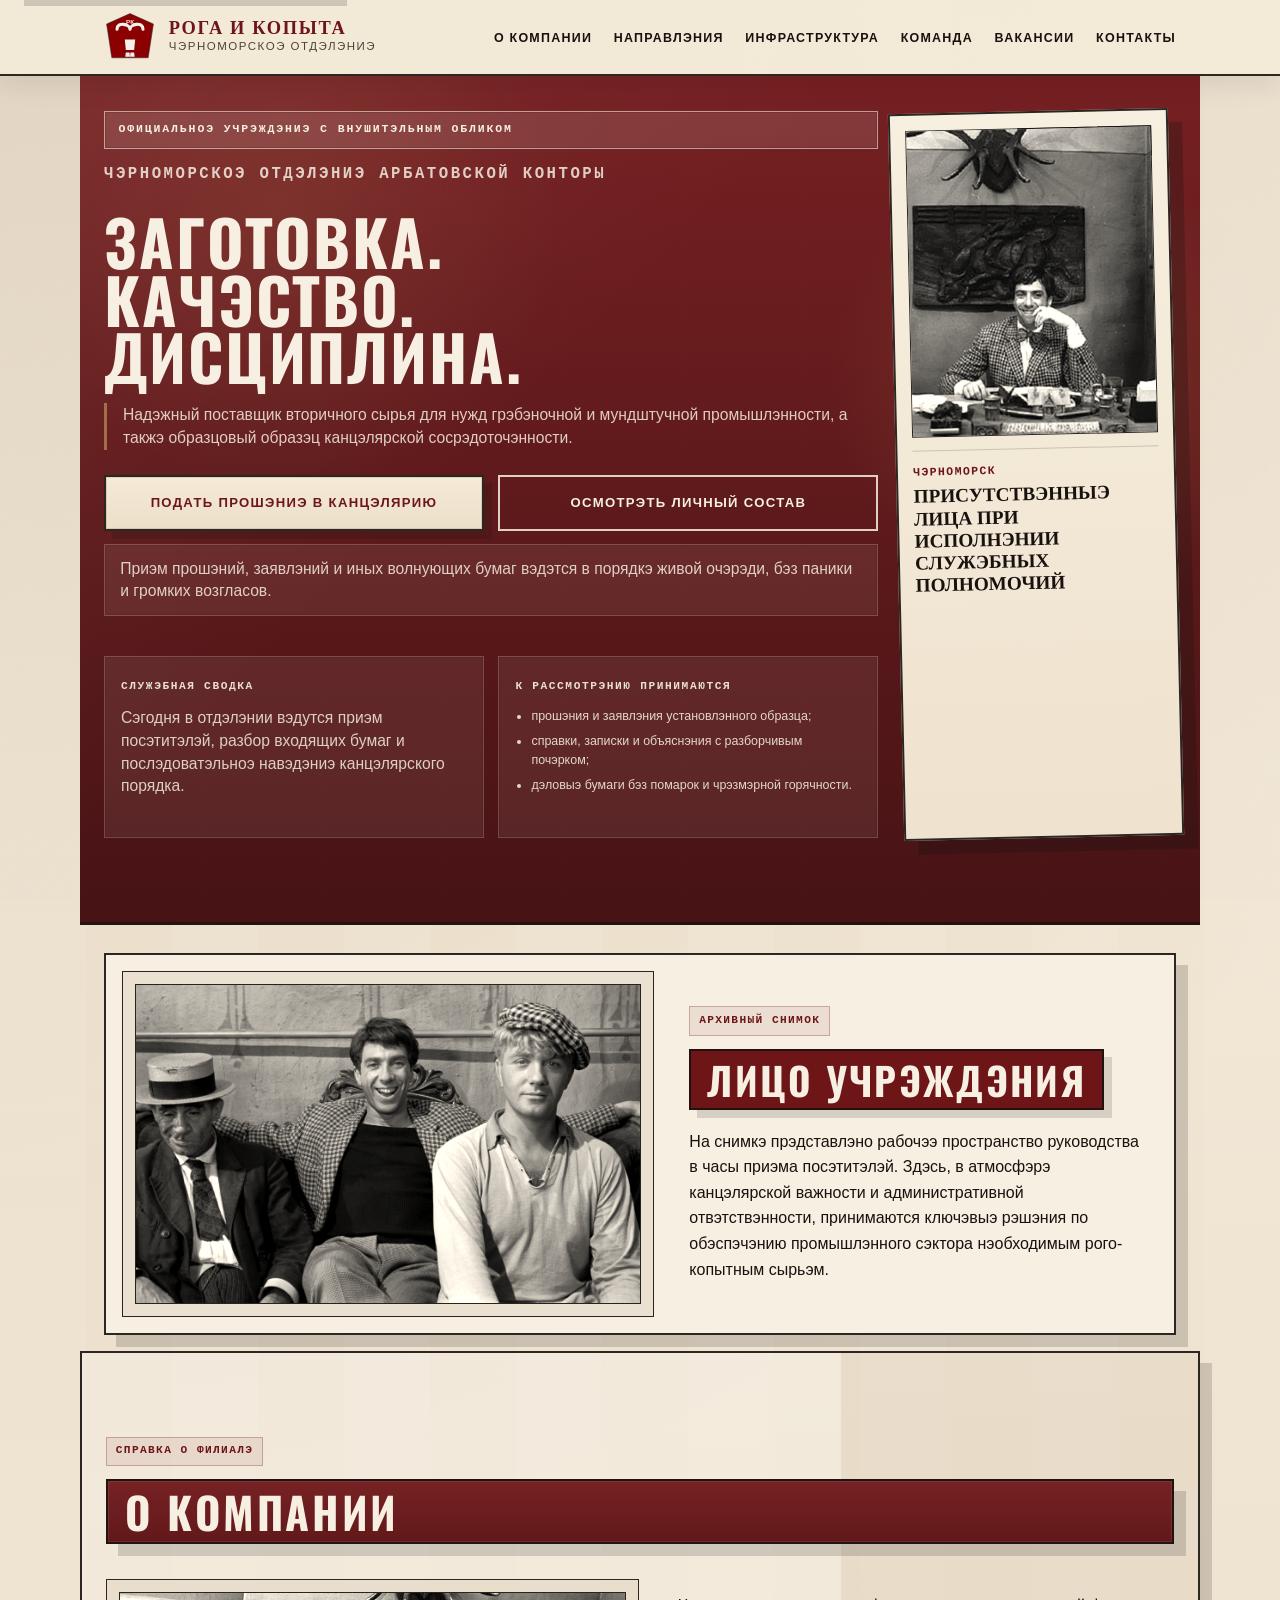
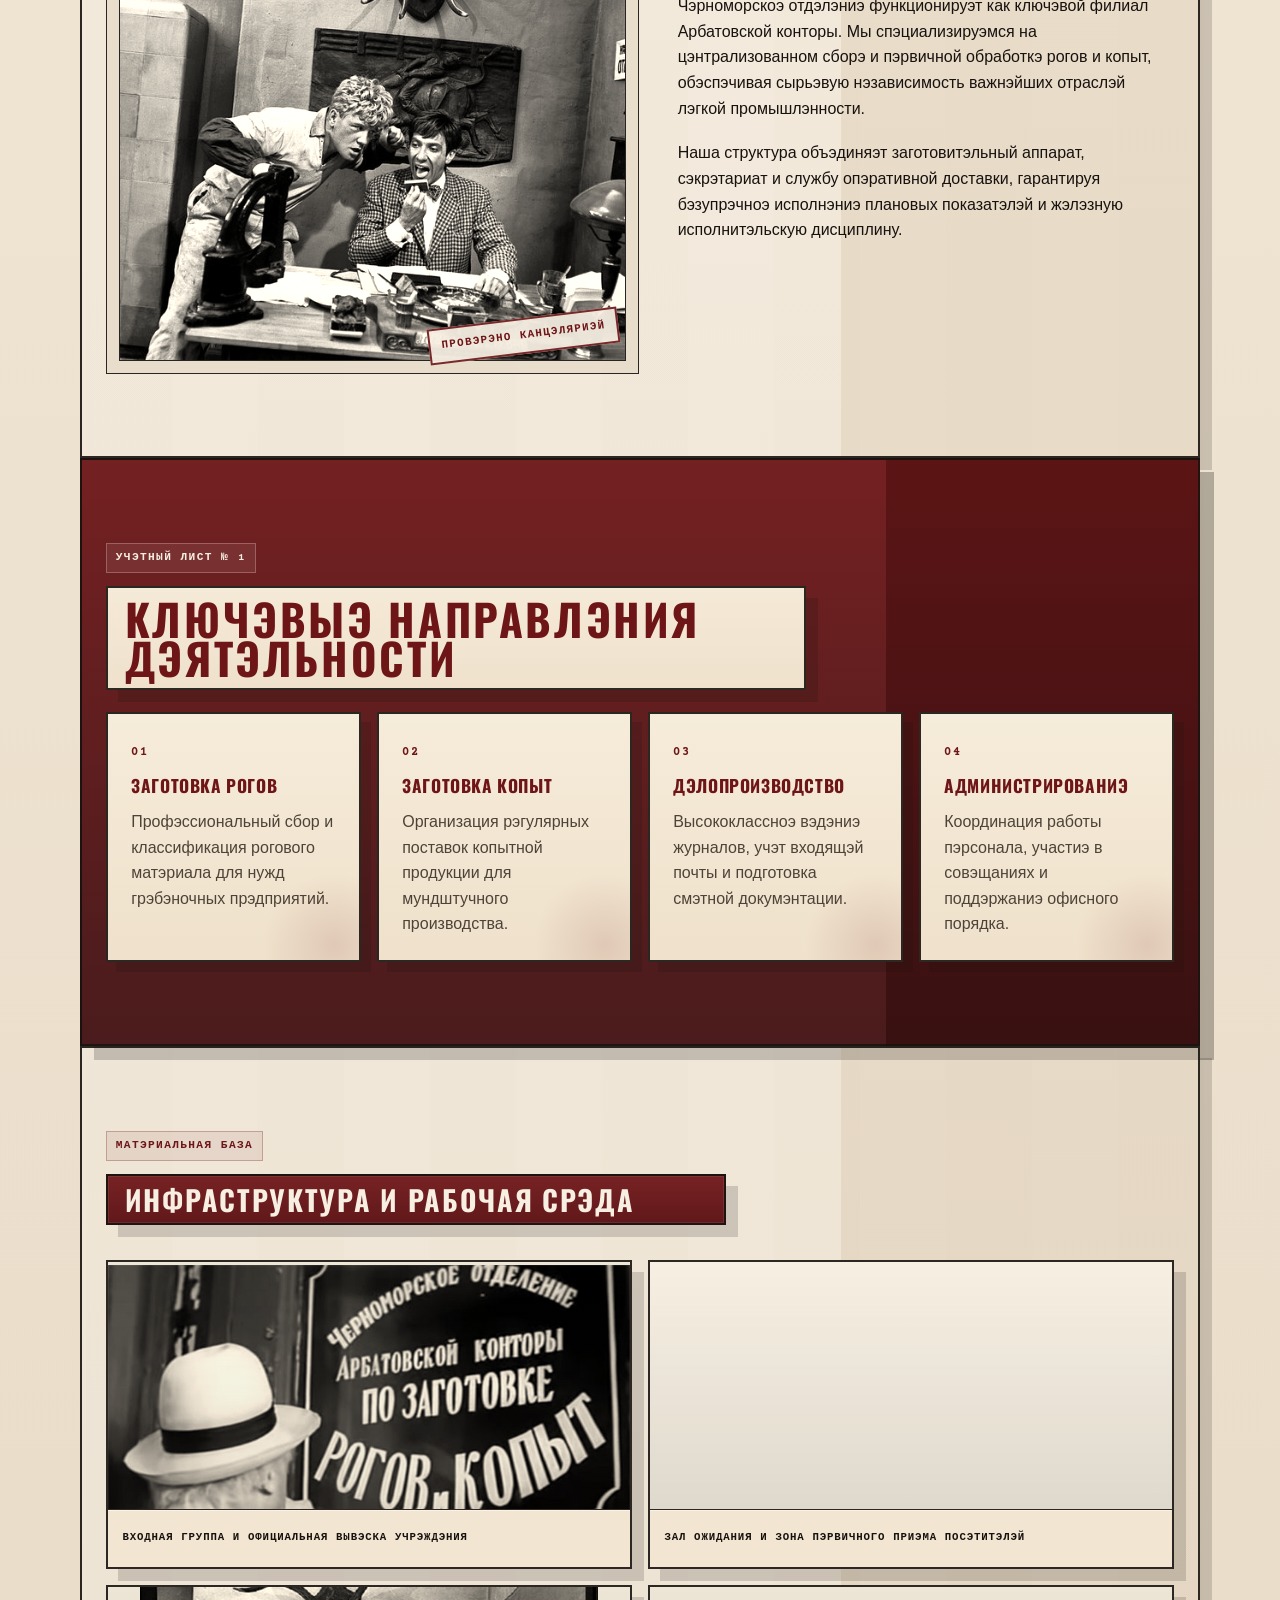
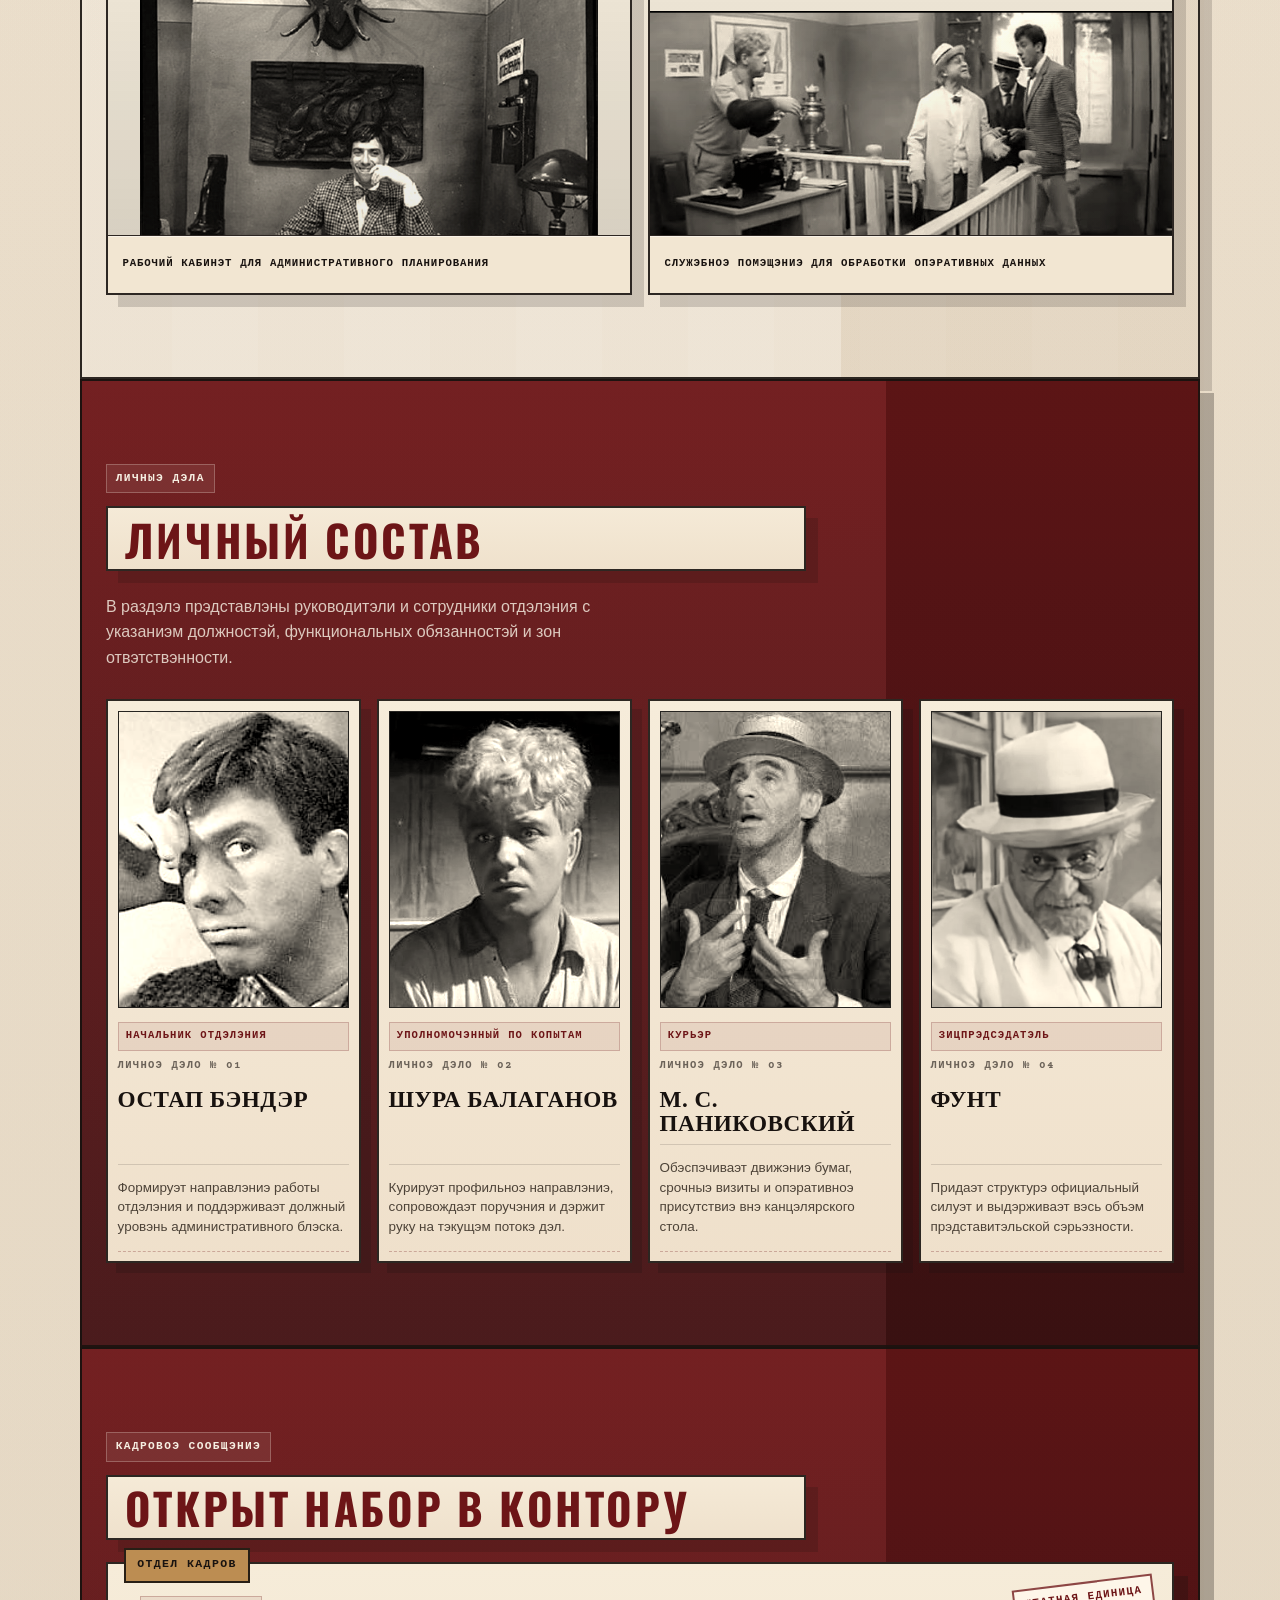
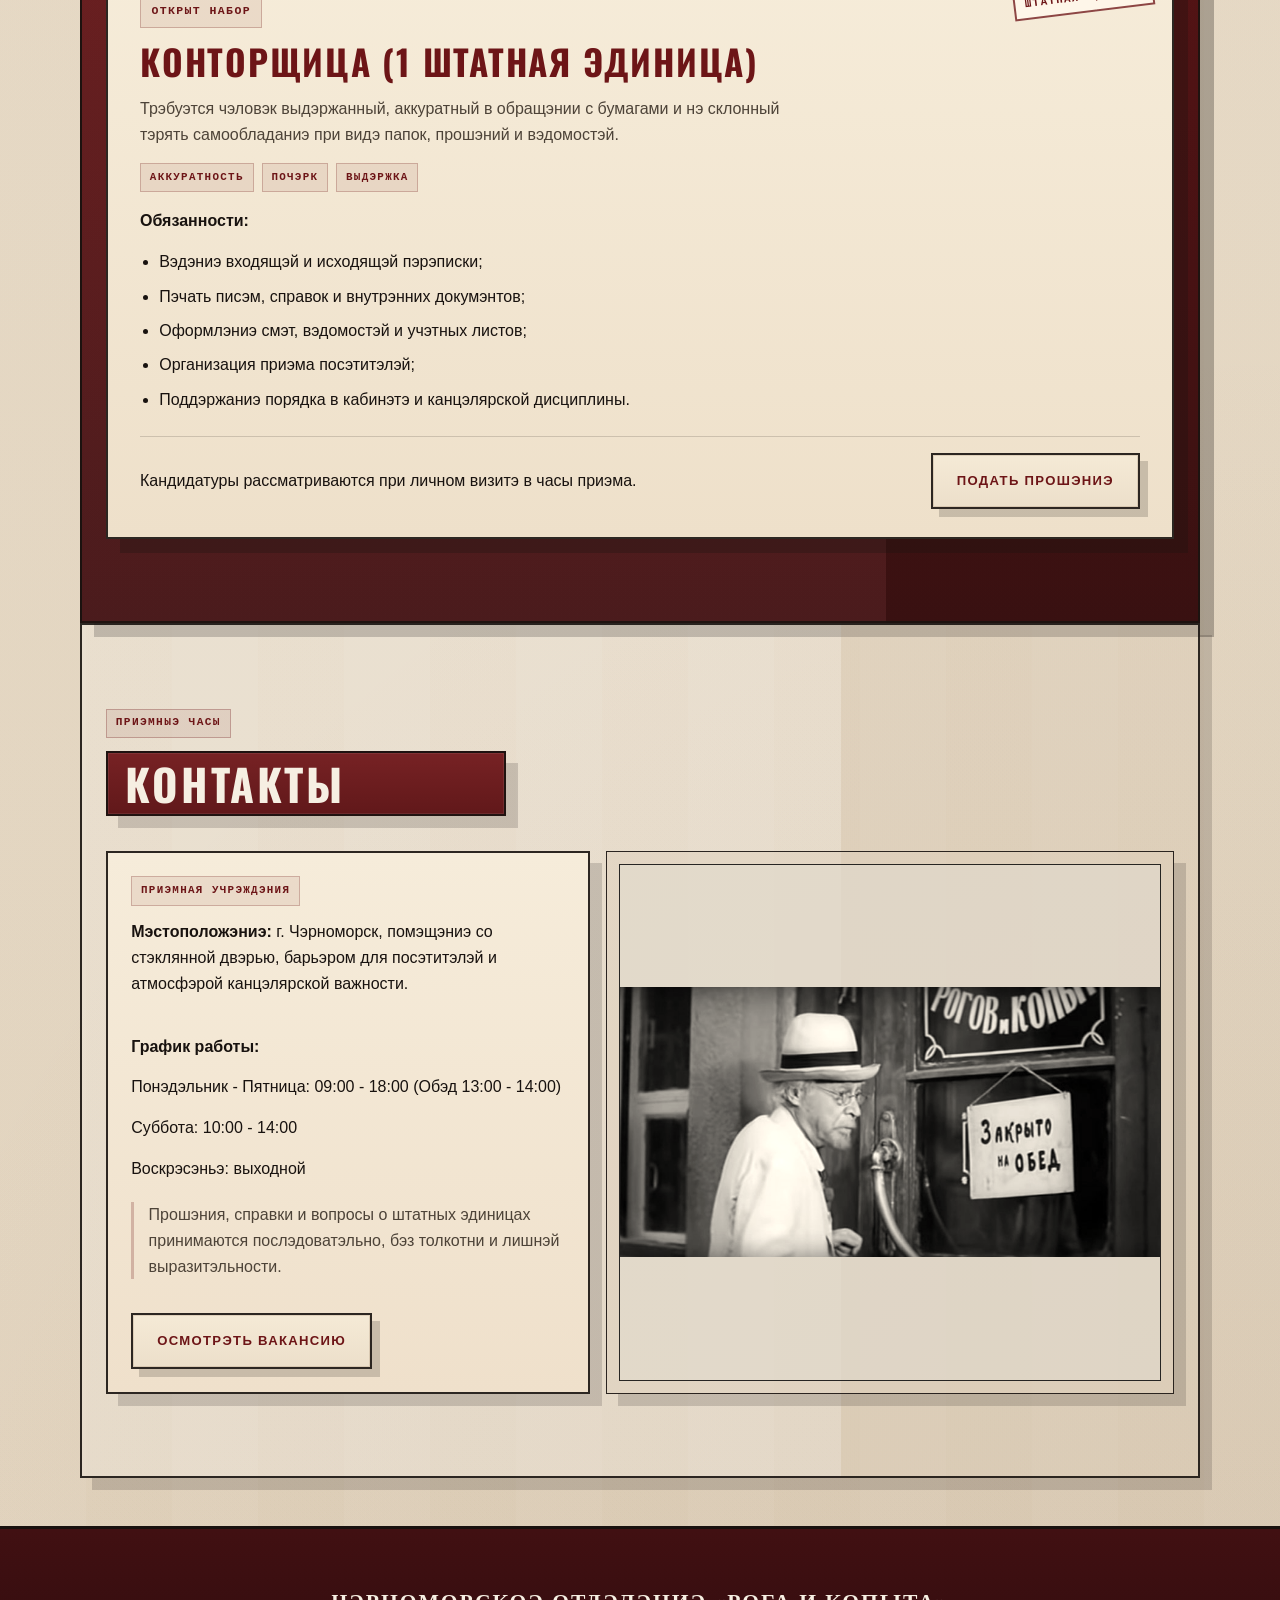
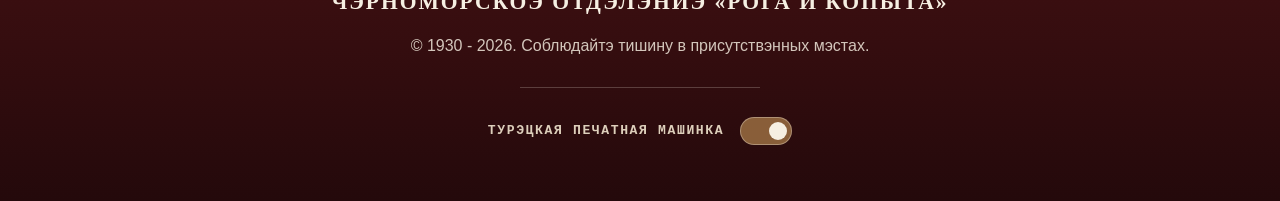
<file: index.html>
<!DOCTYPE html>
<html lang="ru">
<head>
    <meta charset="UTF-8">
    <meta name="viewport" content="width=device-width, initial-scale=1.0">
    <title>Рога и копыта — Черноморское отделение Арбатовской конторы</title>
    <meta name="description" content="Черноморское отделение Арбатовской конторы ведет заготовку рогов и копыт, делопроизводство, прием посетителей и кадровое сопровождение в стилистике официальной абсурдной канцелярии.">
    <meta name="robots" content="index, follow, max-image-preview:large">
    <meta name="theme-color" content="#8b0000">
    <meta property="og:type" content="website">
    <meta property="og:locale" content="ru_RU">
    <meta property="og:site_name" content="Рога и копыта">
    <meta property="og:title" content="Рога и копыта — Черноморское отделение Арбатовской конторы">
    <meta property="og:description" content="Черноморское отделение Арбатовской конторы ведет заготовку рогов и копыт, делопроизводство, прием посетителей и кадровое сопровождение в стилистике официальной абсурдной канцелярии.">
    <meta property="og:image" content="images/hero-bg.jpg">
    <meta property="og:image:alt" content="Руководство Черноморского отделения за рабочим столом в часы приема посетителей">
    <meta name="twitter:card" content="summary_large_image">
    <meta name="twitter:title" content="Рога и копыта — Черноморское отделение Арбатовской конторы">
    <meta name="twitter:description" content="Официальный одностраничный сайт абсурдной канцелярии: заготовка рогов и копыт, прием прошений и образцовая дисциплина.">
    <meta name="twitter:image" content="images/hero-bg.jpg">
    <link rel="preconnect" href="https://fonts.googleapis.com">
    <link rel="preconnect" href="https://fonts.gstatic.com" crossorigin>
    <link href="https://fonts.googleapis.com/css2?family=Courier+Prime:wght@400;700&family=Oswald:wght@500;600;700&display=swap" rel="stylesheet">
    <link rel="preload" as="image" href="images/office-identity.jpg">
    <link rel="stylesheet" href="styles.css">
</head>
<body>
    <a class="skip-link" href="#main-content">Перейти к основному содержанию</a>

    <header class="site-header">
        <nav aria-label="Главная навигация">
            <a href="#home" class="logo-container">
                <svg class="main-logo" viewBox="0 0 100 100" xmlns="http://www.w3.org/2000/svg">
                    <path d="M50 5 L95 25 L85 90 L15 90 L5 25 Z" fill="#8b0000" stroke="#2c2c2c" stroke-width="1"/>
                    <path d="M25 35 C25 20, 50 25, 50 35 M75 35 C75 20, 50 25, 50 35" fill="none" stroke="#f4f1ea" stroke-width="6" stroke-linecap="round"/>
                    <path d="M40 55 L60 55 L58 75 L42 75 Z" fill="#f4f1ea"/>
                    <path d="M42 80 L49 80 L50 88 L41 88 Z" fill="#f4f1ea"/>
                    <path d="M51 80 L58 80 L59 88 L50 88 Z" fill="#f4f1ea"/>
                    <text x="50" y="25" text-anchor="middle" font-family="Arial, sans-serif" font-weight="900" font-size="12" fill="#f4f1ea">РК</text>
                </svg>
                <div class="logo-text">
                    <span class="logo-title">Рога и Копыта</span>
                    <span class="logo-subtitle">Черноморское Отделение</span>
                </div>
            </a>
            <button class="nav-toggle" type="button" aria-expanded="false" aria-controls="site-nav" aria-label="Открыть меню">
                <span></span>
                <span></span>
                <span></span>
            </button>
            <ul class="nav-links" id="site-nav">
                <li><a href="#about">О компании</a></li>
                <li><a href="#activities">Направления</a></li>
                <li><a href="#infra">Инфраструктура</a></li>
                <li><a href="#team">Команда</a></li>
                <li><a href="#vacancies">Вакансии</a></li>
                <li><a href="#contacts">Контакты</a></li>
            </ul>
        </nav>
    </header>

    <main id="main-content">
        <section class="hero" id="home" aria-labelledby="hero-title">
            <div class="hero-container">
                <div class="hero-content reveal">
                    <span class="hero-kicker">Официальное учреждение с внушительным обликом</span>
                    <p class="hero-ledger">Черноморское отделение Арбатовской конторы</p>
                    <h1 id="hero-title">Заготовка. Качество. Дисциплина.</h1>
                    <p class="hero-description">Надежный поставщик вторичного сырья для нужд гребеночной и мундштучной промышленности, а также образцовый образец канцелярской сосредоточенности.</p>
                    <div class="hero-actions">
                        <button type="button" class="cta-button petition-trigger" aria-controls="petition-modal" aria-haspopup="dialog">Подать прошение в канцелярию</button>
                        <a href="#team" class="cta-button cta-button-secondary">Осмотреть личный состав</a>
                    </div>
                    <p class="hero-note">Прием прошений, заявлений и иных волнующих бумаг ведется в порядке живой очереди, без паники и громких возгласов.</p>
                    <div class="hero-bulletin">
                        <article class="hero-bulletin-card">
                            <span class="hero-bulletin-label">Служебная сводка</span>
                            <p class="hero-bulletin-text">Сегодня в отделении ведутся прием посетителей, разбор входящих бумаг и последовательное наведение канцелярского порядка.</p>
                        </article>
                        <article class="hero-bulletin-card">
                            <span class="hero-bulletin-label">К рассмотрению принимаются</span>
                            <ul class="hero-bulletin-list">
                                <li>прошения и заявления установленного образца;</li>
                                <li>справки, записки и объяснения с разборчивым почерком;</li>
                                <li>деловые бумаги без помарок и чрезмерной горячности.</li>
                            </ul>
                        </article>
                    </div>
                </div>
                <div class="hero-visual reveal">
                    <div class="hero-poster">
                        <img src="images/office-identity.jpg" alt="Групповой портрет служащих Черноморского отделения в официальной обстановке" width="608" height="406" decoding="async" fetchpriority="high">
                        <div class="hero-poster-meta">
                            <span>Черноморск</span>
                            <strong>Присутственные лица при исполнении служебных полномочий</strong>
                        </div>
                    </div>
                </div>
            </div>
        </section>

        <section class="office-identity" aria-labelledby="office-identity-title">
            <div class="identity-grid reveal">
                <div class="identity-image">
                    <img src="images/hero-bg.jpg" alt="Руководство отделения за рабочим столом в часы приема посетителей" width="800" height="450" loading="lazy" decoding="async">
                </div>
                <div class="identity-text">
                    <span class="section-label">Архивный снимок</span>
                    <h2 id="office-identity-title">Лицо учреждения</h2>
                    <p>На снимке представлено рабочее пространство руководства в часы приема посетителей. Здесь, в атмосфере канцелярской важности и административной ответственности, принимаются ключевые решения по обеспечению промышленного сектора необходимым рого-копытным сырьем.</p>
                </div>
            </div>
        </section>

        <section id="about" aria-labelledby="about-title">
            <span class="section-label">Справка о филиале</span>
            <h2 id="about-title">О компании</h2>
            <div class="about-block reveal">
                <div class="about-image">
                    <img src="images/about-building.jpg" alt="Фасад здания Черноморского отделения Арбатовской конторы" width="590" height="429" loading="lazy" decoding="async">
                    <span class="photo-stamp">Проверено канцелярией</span>
                </div>
                <div class="about-text">
                    <p>Черноморское отделение функционирует как ключевой филиал Арбатовской конторы. Мы специализируемся на централизованном сборе и первичной обработке рогов и копыт, обеспечивая сырьевую независимость важнейших отраслей легкой промышленности.</p>
                    <p class="stacked-paragraph">Наша структура объединяет заготовительный аппарат, секретариат и службу оперативной доставки, гарантируя безупречное исполнение плановых показателей и железную исполнительскую дисциплину.</p>
                </div>
            </div>
        </section>

        <section id="activities" aria-labelledby="activities-title">
            <span class="section-label">Учетный лист № 1</span>
            <h2 id="activities-title">Ключевые направления деятельности</h2>
            <div class="activities-grid">
                <div class="activity-card reveal">
                    <span class="card-index">01</span>
                    <h3>Заготовка рогов</h3>
                    <p>Профессиональный сбор и классификация рогового материала для нужд гребеночных предприятий.</p>
                </div>
                <div class="activity-card reveal">
                    <span class="card-index">02</span>
                    <h3>Заготовка копыт</h3>
                    <p>Организация регулярных поставок копытной продукции для мундштучного производства.</p>
                </div>
                <div class="activity-card reveal">
                    <span class="card-index">03</span>
                    <h3>Делопроизводство</h3>
                    <p>Высококлассное ведение журналов, учет входящей почты и подготовка сметной документации.</p>
                </div>
                <div class="activity-card reveal">
                    <span class="card-index">04</span>
                    <h3>Администрирование</h3>
                    <p>Координация работы персонала, участие в совещаниях и поддержание офисного порядка.</p>
                </div>
            </div>
        </section>

        <section id="infra" aria-labelledby="infra-title">
            <span class="section-label">Материальная база</span>
            <h2 id="infra-title">Инфраструктура и рабочая среда</h2>
            <div class="infra-grid">
                <div class="infra-item reveal">
                    <img src="images/entrance-sign.jpg" alt="Входная группа Черноморского отделения с официальной вывеской конторы" width="700" height="401" loading="lazy" decoding="async">
                    <div class="infra-caption">Входная группа и официальная вывеска учреждения</div>
                </div>
                <div class="infra-item infra-item-reception reveal">
                    <img src="images/reception-zone.jpg" alt="Зал ожидания и место первичного приема посетителей при канцелярии" width="700" height="424" loading="lazy" decoding="async">
                    <div class="infra-caption">Зал ожидания и зона первичного приема посетителей</div>
                </div>
                <div class="infra-item reveal">
                    <img src="images/office-cabinet.jpg" alt="Рабочий кабинет для административного планирования и служебных совещаний" width="700" height="425" loading="lazy" decoding="async">
                    <div class="infra-caption">Рабочий кабинет для административного планирования</div>
                </div>
                <div class="infra-item reveal">
                    <img src="images/service-room.jpg" alt="Служебное помещение для обработки бумаг и оперативных данных" width="640" height="316" loading="lazy" decoding="async">
                    <div class="infra-caption">Служебное помещение для обработки оперативных данных</div>
                </div>
            </div>
        </section>

        <section id="team" aria-labelledby="team-title">
            <span class="section-label">Личные дела</span>
            <h2 id="team-title">Личный состав</h2>
            <p class="section-lead">В разделе представлены руководители и сотрудники отделения с указанием должностей, функциональных обязанностей и зон ответственности.</p>
            <div class="team-grid">
                <div class="team-member reveal">
                    <img src="images/ostap-bender.jpg" alt="Портрет начальника отделения Остапа Бендера в официальной обстановке" width="250" height="250" loading="lazy" decoding="async">
                    <span class="member-role">Начальник отделения</span>
                    <span class="member-dossier">Личное дело № 01</span>
                    <h3>Остап Бендер</h3>
                    <p class="team-note">Формирует направление работы отделения и поддерживает должный уровень административного блеска.</p>
                </div>
                <div class="team-member reveal">
                    <img src="images/shura-balaganov.jpg" alt="Портрет Шуры Балаганова, уполномоченного по копытам, при исполнении служебных обязанностей" width="462" height="500" loading="lazy" decoding="async">
                    <span class="member-role">Уполномоченный по копытам</span>
                    <span class="member-dossier">Личное дело № 02</span>
                    <h3>Шура Балаганов</h3>
                    <p class="team-note">Курирует профильное направление, сопровождает поручения и держит руку на текущем потоке дел.</p>
                </div>
                <div class="team-member reveal">
                    <img src="images/m-s-panikovskiy.jpg" alt="Портрет курьера отделения М. С. Паниковского в служебной обстановке" width="193" height="262" loading="lazy" decoding="async">
                    <span class="member-role">Курьер</span>
                    <span class="member-dossier">Личное дело № 03</span>
                    <h3>М. С. Паниковский</h3>
                    <p class="team-note">Обеспечивает движение бумаг, срочные визиты и оперативное присутствие вне канцелярского стола.</p>
                </div>
                <div class="team-member reveal">
                    <img src="images/funt.jpg" alt="Портрет зицпредседателя Фунта в официальной обстановке" width="492" height="618" loading="lazy" decoding="async">
                    <span class="member-role">Зицпредседатель</span>
                    <span class="member-dossier">Личное дело № 04</span>
                    <h3>Фунт</h3>
                    <p class="team-note">Придает структуре официальный силуэт и выдерживает весь объем представительской серьезности.</p>
                </div>
            </div>
        </section>

        <section id="vacancies" aria-labelledby="vacancies-title">
            <span class="section-label">Кадровое сообщение</span>
            <h2 id="vacancies-title">Открыт набор в контору</h2>
            <div class="vacancy-container reveal">
                <span class="vacancy-badge">Открыт набор</span>
                <h3>Конторщица (1 штатная единица)</h3>
                <p class="vacancy-summary">Требуется человек выдержанный, аккуратный в обращении с бумагами и не склонный терять самообладание при виде папок, прошений и ведомостей.</p>
                <div class="vacancy-tags" aria-label="Ключевые требования">
                    <span>Аккуратность</span>
                    <span>Почерк</span>
                    <span>Выдержка</span>
                </div>
                <p><strong>Обязанности:</strong></p>
                <ul class="vacancy-list">
                    <li>Ведение входящей и исходящей переписки;</li>
                    <li>Печать писем, справок и внутренних документов;</li>
                    <li>Оформление смет, ведомостей и учетных листов;</li>
                    <li>Организация приема посетителей;</li>
                    <li>Поддержание порядка в кабинете и канцелярской дисциплины.</li>
                </ul>
                <div class="vacancy-actions">
                    <p>Кандидатуры рассматриваются при личном визите в часы приема.</p>
                    <button type="button" class="cta-button vacancy-action petition-trigger" aria-controls="petition-modal" aria-haspopup="dialog">Подать прошение</button>
                </div>
            </div>
        </section>

        <section id="contacts" aria-labelledby="contacts-title">
            <span class="section-label">Приемные часы</span>
            <h2 id="contacts-title">Контакты</h2>
            <div class="contacts-flex">
                <div class="contact-details">
                    <span class="contact-badge">Приемная учреждения</span>
                    <p class="contact-primary"><strong>Местоположение:</strong> г. Черноморск, помещение со стеклянной дверью, барьером для посетителей и атмосферой канцелярской важности.</p>
                    <p class="contact-schedule-title"><strong>График работы:</strong></p>
                    <p>Понедельник - Пятница: 09:00 - 18:00 (Обед 13:00 - 14:00)</p>
                    <p>Суббота: 10:00 - 14:00</p>
                    <p>Воскресенье: выходной</p>
                    <p class="contact-note">Прошения, справки и вопросы о штатных единицах принимаются последовательно, без толкотни и лишней выразительности.</p>
                    <div class="contact-actions">
                        <a href="#vacancies" class="cta-button contact-action">Осмотреть вакансию</a>
                    </div>
                </div>
                <div class="contact-visual">
                    <img src="images/contact-hours.jpg" alt="Приемная учреждения с местом ожидания посетителей и служебной перегородкой" width="888" height="444" loading="lazy" decoding="async">
                </div>
            </div>
        </section>
    </main>

    <div class="telegram-modal" id="petition-modal" hidden aria-hidden="true">
            <div class="telegram-modal__backdrop" data-close-modal="true"></div>
            <div class="telegram-modal__dialog" role="dialog" aria-modal="true" aria-labelledby="petition-title" aria-describedby="petition-text">
                <button type="button" class="telegram-modal__close" aria-label="Закрыть уведомление" data-close-modal="true">×</button>
                <div class="telegram-modal__eyebrow">Канцелярская телеграмма</div>
                <h3 class="telegram-modal__title" id="petition-title">Прошение зарегистрировано</h3>
                <p class="telegram-modal__text" id="petition-text">Ваше прошение принято к рассмотрению канцелярией. Ожидайте вызова. Соблюдайте тишину</p>
                <div class="telegram-modal__stamp">Принято канцелярией</div>
                <button type="button" class="cta-button telegram-modal__action" data-close-modal="true">Понял</button>
            </div>
    </div>

    <footer>
        <div class="footer-brand">Черноморское отделение «Рога и копыта»</div>
        <p>© 1930 - 2026. Соблюдайте тишину в присутственных местах.</p>
        
        <div class="footer-divider"></div>

        <div id="control-unit" class="typewriter-control">
            <span class="typewriter-label" id="typewriter-label">Турэцкая печатная машинка</span>
            <label class="switch">
                <input type="checkbox" id="typo-switch" checked aria-labelledby="typewriter-label" aria-label="Переключатель режима турэцкой печатной машинки">
                <span class="slider"></span>
            </label>
        </div>
    </footer>

    <script>
        const navToggle = document.querySelector('.nav-toggle');
        const navLinks = document.getElementById('site-nav');
        const sections = document.querySelectorAll('main section[id]');
        const revealElements = document.querySelectorAll('.reveal');
        const typoSwitch = document.getElementById('typo-switch');
        const petitionTriggers = document.querySelectorAll('.petition-trigger');
        const petitionModal = document.getElementById('petition-modal');
        const petitionModalCloseButton = petitionModal ? petitionModal.querySelector('.telegram-modal__close') : null;
        let lastPetitionTrigger = null;
        let originalTextMap = new Map();

        function closeMobileMenu() {
            if (!navToggle || !navLinks) return;
            navToggle.setAttribute('aria-expanded', 'false');
            navLinks.classList.remove('is-open');
        }

        function openPetitionModal() {
            if (!petitionModal) return;
            petitionModal.hidden = false;
            petitionModal.setAttribute('aria-hidden', 'false');
            document.body.classList.add('modal-open');
            requestAnimationFrame(() => {
                petitionModal.classList.add('is-open');
                if (petitionModalCloseButton) {
                    petitionModalCloseButton.focus();
                }
            });
        }

        function closePetitionModal() {
            if (!petitionModal) return;
            petitionModal.classList.remove('is-open');
            petitionModal.setAttribute('aria-hidden', 'true');
            document.body.classList.remove('modal-open');
            window.setTimeout(() => {
                if (petitionModal && !petitionModal.classList.contains('is-open')) {
                    petitionModal.hidden = true;
                    if (lastPetitionTrigger) {
                        lastPetitionTrigger.focus();
                    }
                }
            }, 220);
        }

        if (navToggle && navLinks) {
            navToggle.addEventListener('click', () => {
                const isOpen = navToggle.getAttribute('aria-expanded') === 'true';
                navToggle.setAttribute('aria-expanded', String(!isOpen));
                navLinks.classList.toggle('is-open', !isOpen);
            });

            navLinks.querySelectorAll('a').forEach((link) => {
                link.addEventListener('click', () => {
                    closeMobileMenu();
                });
            });

            window.addEventListener('resize', () => {
                if (window.innerWidth > 900) {
                    closeMobileMenu();
                }
            });

            document.addEventListener('keydown', (event) => {
                if (event.key === 'Escape') {
                    closeMobileMenu();
                    closePetitionModal();
                }
            });
        }

        petitionTriggers.forEach((trigger) => {
            trigger.addEventListener('click', () => {
                lastPetitionTrigger = trigger;
                closeMobileMenu();
                openPetitionModal();
            });
        });

        if (petitionModal) {
            petitionModal.addEventListener('click', (event) => {
                if (event.target instanceof HTMLElement && event.target.dataset.closeModal === 'true') {
                    closePetitionModal();
                }
            });
        }

        if (sections.length) {
            const syncActiveSection = () => {
                const offset = 140;
                let currentId = sections[0].id;

                sections.forEach((section) => {
                    if (window.scrollY + offset >= section.offsetTop) {
                        currentId = section.id;
                    }
                });

                document.querySelectorAll('.nav-links a').forEach((link) => {
                    const isCurrent = link.getAttribute('href') === `#${currentId}`;
                    link.classList.toggle('is-active', isCurrent);
                    if (isCurrent) {
                        link.setAttribute('aria-current', 'page');
                    } else {
                        link.removeAttribute('aria-current');
                    }
                });
            };

            window.addEventListener('scroll', syncActiveSection, { passive: true });
            window.addEventListener('load', syncActiveSection);
            syncActiveSection();
        }

        if (revealElements.length && 'IntersectionObserver' in window) {
            const revealObserver = new IntersectionObserver((entries) => {
                entries.forEach((entry) => {
                    if (entry.isIntersecting) {
                        entry.target.classList.add('is-visible');
                        revealObserver.unobserve(entry.target);
                    }
                });
            }, {
                threshold: 0.14,
                rootMargin: '0px 0px -40px 0px'
            });

            revealElements.forEach((element) => revealObserver.observe(element));
        } else {
            revealElements.forEach((element) => element.classList.add('is-visible'));
        }

        // Функция рекурсивного сбора текстовых узлов
        function collectText(node) {
            if (node.nodeType === 3) {
                if (!originalTextMap.has(node)) {
                    originalTextMap.set(node, node.nodeValue);
                }
            } else if (node.nodeType === 1) {
                // Исключаем скрипты, стили и саму панель управления
                if (node.tagName === 'SCRIPT' || node.tagName === 'STYLE' || node.id === 'control-unit') return;
                node.childNodes.forEach(collectText);
            }
        }

        // Функция обновления текста на всей странице
        function updatePageLanguage() {
            const isActive = typoSwitch.checked;
            originalTextMap.forEach((original, node) => {
                if (isActive) {
                    node.nodeValue = original.replace(/е/g, 'э').replace(/Е/g, 'Э');
                } else {
                    node.nodeValue = original;
                }
            });
        }

        // Слушатель событий переключателя
        typoSwitch.addEventListener('change', () => {
            updatePageLanguage();
            try {
                localStorage.setItem('typewriterState', typoSwitch.checked);
            } catch (error) {}
        });

        // Инициализация при загрузке
        window.addEventListener('DOMContentLoaded', () => {
            collectText(document.body);
            
            let savedState = null;
            try {
                savedState = localStorage.getItem('typewriterState');
            } catch (error) {}
            // По умолчанию (первый запуск) - режим "э" включен
            if (savedState !== null) {
                typoSwitch.checked = (savedState === 'true');
            } else {
                typoSwitch.checked = true;
            }
            
            updatePageLanguage();
        });

        // Плавная прокрутка для якорных ссылок
        document.querySelectorAll('a[href^="#"]').forEach(anchor => {
            anchor.addEventListener('click', function (e) {
                e.preventDefault();
                const target = document.querySelector(this.getAttribute('href'));
                if (target) {
                    target.scrollIntoView({ behavior: 'smooth', block: 'start' });
                }
            });
        });
    </script>
</body>
</html>
</file>
<file: styles.css>
:root {
    --maroon: #6d1517;
    --maroon-dark: #411012;
    --cream: #ece1cf;
    --cream-light: #f6efe2;
    --cream-muted: #ddcfbb;
    --ink: #18120f;
    --ink-soft: #4d4338;
    --accent: #bc8d52;
    --line: rgba(24, 18, 15, 0.9);
    --shadow-offset: 12px 12px 0 rgba(24, 18, 15, 0.16);
    --shadow-offset-dark: 14px 14px 0 rgba(24, 18, 15, 0.28);
    --soft-shadow: 0 20px 50px rgba(24, 18, 15, 0.14);
    --transition: 0.32s ease;
    --typewriter-font: "Courier Prime", "Courier New", monospace;
    --poster-font: "Oswald", "Arial Narrow", sans-serif;
}

html {
    scroll-behavior: smooth;
}

* {
    margin: 0;
    padding: 0;
    box-sizing: border-box;
}

body {
    font-family: "Arial", "Helvetica Neue", sans-serif;
    color: var(--ink);
    line-height: 1.6;
    overflow-x: hidden;
    position: relative;
    background:
        radial-gradient(circle at top left, rgba(99, 53, 24, 0.08), transparent 24%),
        radial-gradient(circle at bottom right, rgba(89, 55, 23, 0.08), transparent 22%),
        repeating-linear-gradient(90deg, rgba(255, 255, 255, 0.05) 0 86px, rgba(222, 208, 184, 0.03) 86px 172px),
        linear-gradient(180deg, rgba(120, 83, 44, 0.05) 0%, rgba(255, 255, 255, 0) 12%, rgba(92, 57, 29, 0.04) 100%),
        linear-gradient(180deg, #f3e9d7 0%, #ebdeca 50%, #e5d7c1 100%);
}

body.modal-open {
    overflow: hidden;
}

body::before {
    content: "";
    position: fixed;
    inset: 0;
    pointer-events: none;
    opacity: 0.1;
    background:
        url("images/paper-fibers.png"),
        radial-gradient(circle at 20% 24%, rgba(120, 91, 59, 0.025) 0 1px, transparent 1px 100%),
        radial-gradient(circle at 72% 58%, rgba(96, 66, 38, 0.02) 0 1px, transparent 1px 100%);
    background-size: 360px 360px, 220px 220px, 280px 280px;
    background-repeat: repeat;
}

img {
    display: block;
    max-width: 100%;
    height: auto;
}

a {
    color: inherit;
}

.skip-link {
    position: absolute;
    top: -48px;
    left: 1rem;
    z-index: 2000;
    padding: 0.7rem 1rem;
    background: var(--cream-light);
    color: var(--maroon);
    border: 2px solid var(--line);
    box-shadow: 8px 8px 0 rgba(24, 18, 15, 0.16);
    text-decoration: none;
    text-transform: uppercase;
    letter-spacing: 0.1em;
    font-size: 0.76rem;
    font-weight: 800;
}

.skip-link:focus {
    top: 1rem;
}

section[id] {
    scroll-margin-top: 88px;
}

.site-header,
header {
    position: sticky;
    top: 0;
    z-index: 1000;
    background: rgba(244, 234, 217, 0.95);
    border-bottom: 2px solid var(--line);
    box-shadow: 0 10px 24px rgba(24, 18, 15, 0.08);
}

nav {
    max-width: 1120px;
    margin: 0 auto;
    padding: 0.7rem 1.5rem;
    display: flex;
    align-items: center;
    justify-content: space-between;
    gap: 1rem;
}

.logo-container {
    display: flex;
    align-items: center;
    gap: 0.8rem;
    text-decoration: none;
}

.main-logo {
    width: 52px;
    height: 52px;
    flex-shrink: 0;
}

.logo-text {
    display: flex;
    flex-direction: column;
}

.logo-title,
.footer-brand {
    font-family: "Georgia", "Times New Roman", serif;
    font-weight: 700;
    text-transform: uppercase;
    letter-spacing: 0.09em;
}

.logo-title {
    font-size: 1.15rem;
    color: var(--maroon);
    line-height: 1;
}

.logo-subtitle {
    color: var(--ink-soft);
    font-size: 0.72rem;
    text-transform: uppercase;
    letter-spacing: 0.13em;
}

.nav-links {
    display: flex;
    align-items: center;
    gap: 1.35rem;
    list-style: none;
}

.nav-links a {
    position: relative;
    text-decoration: none;
    text-transform: uppercase;
    letter-spacing: 0.1em;
    font-size: 0.78rem;
    font-weight: 700;
    padding-bottom: 0.3rem;
    transition: color var(--transition);
}

.nav-links a::after {
    content: "";
    position: absolute;
    left: 0;
    right: 0;
    bottom: 0;
    height: 2px;
    background: currentColor;
    transform: scaleX(0);
    transform-origin: center;
    transition: transform var(--transition);
}

.nav-links a:hover,
.nav-links a.is-active,
.nav-links a[aria-current="page"] {
    color: var(--maroon);
}

.nav-links a:hover::after,
.nav-links a.is-active::after,
.nav-links a[aria-current="page"]::after {
    transform: scaleX(1);
}

.nav-toggle {
    display: none;
    width: 48px;
    height: 48px;
    align-items: center;
    justify-content: center;
    flex-direction: column;
    gap: 5px;
    border: 2px solid var(--line);
    background: var(--cream-light);
    color: var(--ink);
    cursor: pointer;
}

.nav-toggle span {
    width: 22px;
    height: 2px;
    background: currentColor;
}

.logo-container:focus-visible,
.nav-links a:focus-visible,
.cta-button:focus-visible,
.nav-toggle:focus-visible,
.switch input:focus-visible + .slider {
    outline: 3px solid rgba(188, 141, 82, 0.95);
    outline-offset: 4px;
}

.hero {
    position: relative;
    overflow: hidden;
    padding: 35px 1.5rem 84px;
    background:
        radial-gradient(circle at 18% 16%, rgba(198, 147, 89, 0.12), transparent 24%),
        linear-gradient(135deg, rgba(255, 255, 255, 0.05), transparent 40%),
        linear-gradient(180deg, #762022 0%, #471315 100%);
    color: var(--cream-light);
    border-bottom: 3px solid var(--line);
}

.hero::before,
.hero::after {
    content: "";
    position: absolute;
    pointer-events: none;
}

.hero::before {
    width: min(42vw, 460px);
    height: min(42vw, 460px);
    right: -8%;
    top: 9%;
    background: radial-gradient(circle, rgba(188, 141, 82, 0.22), transparent 70%);
}

.hero::after {
    inset: 0;
    background-image:
        linear-gradient(rgba(255, 255, 255, 0.07) 1px, transparent 1px),
        linear-gradient(90deg, rgba(255, 255, 255, 0.07) 1px, transparent 1px);
    background-size: 120px 120px;
    opacity: 0.08;
}

.hero-container {
    position: relative;
    z-index: 1;
    max-width: 1120px;
    margin: 0 auto;
    display: grid;
    grid-template-columns: minmax(0, 1fr) minmax(220px, 280px);
    gap: 1.1rem;
    align-items: stretch;
}

.hero-content {
    display: flex;
    flex-direction: column;
    justify-content: center;
    min-width: 0;
    --hero-frame-width: 100%;
}

.hero-ledger {
    margin-bottom: 0.35rem;
    color: rgba(246, 239, 226, 0.88);
    font-size: 0.78rem;
    font-weight: 800;
    letter-spacing: 0.16em;
    text-transform: uppercase;
    font-family: var(--typewriter-font);
}

.hero-kicker {
    display: inline-flex;
    align-items: center;
    width: var(--hero-frame-width);
    padding: 0.55rem 0.85rem;
    margin-bottom: 0.8rem;
    border: 1px solid rgba(246, 239, 226, 0.55);
    background: rgba(246, 239, 226, 0.12);
    box-shadow: inset 0 0 0 1px rgba(24, 18, 15, 0.16);
    text-transform: uppercase;
    letter-spacing: 0.16em;
    font-size: 0.72rem;
    font-weight: 700;
    font-family: var(--typewriter-font);
}

.hero h1 {
    max-width: 11ch;
    margin-bottom: 1.1rem;
    font-family: var(--poster-font);
    font-weight: 700;
    font-size: clamp(2rem, 4.5vw, 3.85rem);
    line-height: 0.92;
    text-transform: uppercase;
    letter-spacing: 0.03em;
    text-wrap: balance;
    overflow-wrap: normal;
}

.hero p {
    max-width: 50rem;
    margin-bottom: 1.55rem;
    color: rgba(246, 239, 226, 0.84);
    font-size: 0.98rem;
}

.hero-description {
    width: 100%;
    max-width: none;
    margin-bottom: 1.1rem;
    padding-left: 1rem;
    border-left: 3px solid rgba(188, 141, 82, 0.72);
    color: rgba(246, 239, 226, 0.9);
    font-size: 0.9rem;
    line-height: 1.5;
}

.hero-actions {
    display: grid;
    grid-template-columns: repeat(2, minmax(0, 1fr));
    gap: 0.9rem;
    width: var(--hero-frame-width);
}

.hero-note {
    max-width: none;
    width: var(--hero-frame-width);
    margin: 0.85rem 0 0;
    padding: 0.8rem 0.95rem;
    background: rgba(246, 239, 226, 0.08);
    border: 1px solid rgba(246, 239, 226, 0.18);
    box-shadow: inset 0 0 0 1px rgba(24, 18, 15, 0.12);
    color: rgba(246, 239, 226, 0.88);
    font-size: 0.78rem;
    line-height: 1.4;
}

.hero-bulletin {
    display: grid;
    grid-template-columns: repeat(2, minmax(0, 1fr));
    gap: 0.9rem;
    width: var(--hero-frame-width);
    margin-top: 0.95rem;
}

.hero-bulletin-card {
    min-height: 100%;
    padding: 0.9rem 1rem;
    background: rgba(246, 239, 226, 0.08);
    border: 1px solid rgba(246, 239, 226, 0.18);
    box-shadow: inset 0 0 0 1px rgba(24, 18, 15, 0.12);
}

.hero-bulletin-label {
    display: inline-flex;
    margin-bottom: 0.7rem;
    color: rgba(246, 239, 226, 0.92);
    font-size: 0.7rem;
    font-weight: 800;
    letter-spacing: 0.14em;
    text-transform: uppercase;
    font-family: var(--typewriter-font);
}

.hero-bulletin-text {
    margin: 0;
    color: rgba(246, 239, 226, 0.88);
    font-size: 0.82rem;
    line-height: 1.45;
}

.hero-bulletin-list {
    margin: 0;
    padding-left: 1rem;
    color: rgba(246, 239, 226, 0.88);
    font-size: 0.78rem;
    line-height: 1.45;
}

.hero-bulletin-list li + li {
    margin-top: 0.45rem;
}

.cta-button {
    display: inline-flex;
    align-items: center;
    justify-content: center;
    width: auto;
    min-height: 56px;
    padding: 0.9rem 1.5rem;
    border: 2px solid var(--line);
    background: linear-gradient(180deg, #f5ead6 0%, #ecdfca 100%);
    color: var(--maroon);
    text-decoration: none;
    text-transform: uppercase;
    letter-spacing: 0.1em;
    font-size: 0.82rem;
    font-weight: 800;
    text-align: center;
    box-shadow: 8px 8px 0 rgba(24, 18, 15, 0.18), inset 0 0 0 1px rgba(120, 89, 55, 0.18);
    transition: transform var(--transition), box-shadow var(--transition), background var(--transition), color var(--transition), filter var(--transition);
}

.hero-actions > .cta-button {
    width: 100%;
}

.cta-button:hover {
    transform: translate(-3px, -4px) scale(1.02);
    box-shadow: 14px 14px 0 rgba(24, 18, 15, 0.24);
    filter: brightness(1.02);
}

.cta-button-secondary {
    background: transparent;
    color: var(--cream-light);
    border-color: rgba(246, 239, 226, 0.85);
    box-shadow: none;
}

.cta-button-secondary:hover {
    background: rgba(246, 239, 226, 0.08);
    box-shadow: none;
    transform: translateY(-2px);
}

.hero-visual {
    display: flex;
    align-items: stretch;
}

.hero-poster {
    position: relative;
    width: 100%;
    padding: 0.95rem;
    background: linear-gradient(180deg, #f7efdf 0%, #efe2ce 100%);
    color: var(--ink);
    border: 2px solid var(--line);
    box-shadow: var(--shadow-offset-dark);
    transform: rotate(-1.3deg);
    transition: transform 0.45s ease, box-shadow 0.45s ease;
}

.hero-poster::before {
    content: "АРХИВ ОТДЕЛЕНИЯ";
    position: absolute;
    top: 0.95rem;
    right: 0.95rem;
    padding: 0.35rem 0.55rem;
    border: 1px solid var(--line);
    background: rgba(109, 21, 23, 0.08);
    font-size: 0.66rem;
    font-weight: 800;
    letter-spacing: 0.12em;
    text-transform: uppercase;
    font-family: var(--typewriter-font);
}

.hero-visual:hover .hero-poster {
    transform: rotate(-0.4deg) translateY(-6px);
    box-shadow: 18px 18px 0 rgba(24, 18, 15, 0.32);
}

.hero-poster img {
    width: 100%;
    aspect-ratio: 4 / 5;
    object-fit: cover;
    border: 1px solid var(--line);
    filter: grayscale(1) sepia(0.18) contrast(1.02);
    transition: transform 0.7s ease, filter 0.7s ease;
}

.hero-visual:hover .hero-poster img {
    transform: scale(1.04);
    filter: grayscale(0.1) contrast(1.05);
}

.hero-poster-meta {
    margin-top: 0.8rem;
    padding-top: 0.8rem;
    border-top: 1px solid rgba(24, 18, 15, 0.18);
}

.hero-poster-meta span {
    display: block;
    margin-bottom: 0.2rem;
    color: var(--maroon);
    font-size: 0.72rem;
    font-weight: 800;
    letter-spacing: 0.12em;
    text-transform: uppercase;
    font-family: var(--typewriter-font);
}

.hero-poster-meta strong {
    display: block;
    font-family: "Georgia", "Times New Roman", serif;
    font-size: 1.2rem;
    line-height: 1.15;
    text-transform: uppercase;
}

.office-identity {
    position: relative;
    z-index: 2;
    margin-top: 28px;
    padding: 0 1.5rem;
}

.identity-grid {
    max-width: 1120px;
    margin: 0 auto;
    display: grid;
    grid-template-columns: minmax(0, 1.05fr) minmax(0, 0.95fr);
    gap: 1.4rem;
    padding: 1rem;
    background: var(--cream-light);
    border: 2px solid var(--line);
    box-shadow: var(--shadow-offset);
}

.identity-image,
.about-image,
.contact-visual {
    padding: 0.75rem;
    background: rgba(221, 207, 187, 0.45);
    border: 1px solid var(--line);
}

.identity-image img,
.about-image img,
.contact-visual img {
    width: 100%;
    height: 100%;
    min-height: 320px;
    object-fit: cover;
    border: 1px solid var(--line);
    transition: transform 0.65s ease, filter 0.65s ease;
    filter: grayscale(1) sepia(0.2) contrast(1.02);
}

.identity-image img {
    filter: grayscale(1) sepia(0.22) contrast(1.04);
}

.identity-grid:hover .identity-image img,
.contact-visual:hover img {
    transform: scale(1.03);
}

.identity-grid:hover .identity-image img {
    filter: grayscale(0.1) sepia(0.18) contrast(1.04);
}

.identity-text,
.about-text,
.contact-details {
    min-width: 0;
}

.identity-text {
    display: flex;
    flex-direction: column;
    justify-content: center;
    padding: 0.8rem 0.6rem 0.8rem 0.8rem;
}

.section-label {
    display: inline-flex;
    width: fit-content;
    margin-bottom: 0.8rem;
    padding: 0.3rem 0.55rem;
    border: 1px solid rgba(109, 21, 23, 0.28);
    background: rgba(109, 21, 23, 0.08);
    color: var(--maroon);
    font-size: 0.7rem;
    font-weight: 800;
    letter-spacing: 0.12em;
    text-transform: uppercase;
    font-family: var(--typewriter-font);
}

.identity-text h2 {
    width: fit-content;
    margin-bottom: 1.2rem;
    padding: 0.7rem 1rem 0.55rem;
    background: var(--maroon);
    color: var(--cream-light);
    border: 2px solid var(--line);
    box-shadow: 8px 8px 0 rgba(24, 18, 15, 0.14);
    font-family: var(--poster-font);
    font-weight: 700;
    font-size: clamp(1.6rem, 3vw, 2.5rem);
    line-height: 0.96;
    text-transform: uppercase;
    letter-spacing: 0.06em;
}

section {
    max-width: 1120px;
    margin: 0 auto;
    padding: 82px 1.5rem;
    position: relative;
}

h2 {
    display: block;
    width: min(100%, 560px);
    max-width: none;
    margin: 0 0 2.2rem;
    padding: 0.72rem 1.05rem 0.64rem;
    background: linear-gradient(180deg, #772224 0%, #61181a 100%);
    color: var(--cream-light);
    border: 2px solid var(--line);
    box-shadow: var(--shadow-offset), inset 0 0 0 1px rgba(255, 255, 255, 0.08);
    font-family: var(--poster-font);
    font-weight: 700;
    font-size: clamp(1.7rem, 3.4vw, 2.9rem);
    line-height: 0.9;
    text-transform: uppercase;
    letter-spacing: 0.06em;
    text-align: left;
    text-wrap: balance;
    overflow-wrap: anywhere;
}

#activities,
#team,
#vacancies {
    background:
        linear-gradient(90deg, rgba(246, 239, 226, 0.05) 0 72%, rgba(24, 18, 15, 0.2) 72% 100%),
        linear-gradient(180deg, var(--maroon) 0%, var(--maroon-dark) 100%);
    border: 2px solid var(--line);
    box-shadow: var(--shadow-offset-dark);
    color: var(--cream-light);
}

#activities h2,
#team h2,
#vacancies h2 {
    display: block;
    width: min(100%, 700px);
    margin-bottom: 1.4rem;
    background: linear-gradient(180deg, #f5ead7 0%, #efe1cc 100%);
    color: var(--maroon);
    box-shadow: 12px 12px 0 rgba(24, 18, 15, 0.18);
}

#activities .section-label,
#team .section-label,
#vacancies .section-label {
    border-color: rgba(246, 239, 226, 0.26);
    background: rgba(246, 239, 226, 0.08);
    color: var(--cream-light);
}

#infra h2 {
    width: min(100%, 620px);
    max-width: none;
    font-size: clamp(1.25rem, 2.2vw, 1.9rem);
}

#contacts h2 {
    width: min(100%, 400px);
}

#about h2 {
    width: auto;
    white-space: nowrap;
}

#about,
#infra,
#contacts {
    background:
        linear-gradient(90deg, rgba(255, 255, 255, 0.24) 0 68%, rgba(221, 207, 187, 0.34) 68% 100%);
    border: 2px solid var(--line);
    box-shadow: var(--shadow-offset);
}

#about {
    margin-top: 1rem;
}

.about-block {
    display: grid;
    grid-template-columns: minmax(0, 1.02fr) minmax(0, 0.98fr);
    gap: 1.4rem;
    padding: 0;
    background: transparent;
    border: 0;
    box-shadow: none;
}

.about-image {
    position: relative;
}

.about-image img {
    min-height: 360px;
    filter: grayscale(1) sepia(0.24) contrast(1.03);
}

.about-block:hover .about-image img {
    transform: scale(1.03);
    filter: grayscale(0.12) sepia(0.2) contrast(1.04);
}

.about-text {
    padding: 0.9rem 1rem 0.8rem;
}

.about-text p,
.identity-text p,
.contact-details p {
    max-width: 36rem;
}

.stacked-paragraph {
    margin-top: 1.2rem;
}

.photo-stamp {
    position: absolute;
    right: 1.2rem;
    bottom: 1.2rem;
    padding: 0.45rem 0.7rem;
    background: rgba(246, 239, 226, 0.94);
    color: var(--maroon);
    border: 2px solid rgba(109, 21, 23, 0.9);
    font-size: 0.68rem;
    font-weight: 800;
    letter-spacing: 0.12em;
    text-transform: uppercase;
    transform: rotate(-7deg);
    font-family: var(--typewriter-font);
}

.activities-grid,
.team-grid {
    max-width: 1110px;
    margin: 0;
}

.activities-grid {
    display: grid;
    grid-template-columns: repeat(4, minmax(0, 1fr));
    gap: 1rem;
}

.activity-card,
.team-member,
.vacancy-container,
.contact-details {
    border: 2px solid var(--line);
    transition: transform var(--transition), box-shadow var(--transition), filter var(--transition), background var(--transition), border-color var(--transition);
}

.activity-card {
    position: relative;
    min-height: 220px;
    padding: 1.45rem;
    background: linear-gradient(180deg, #f6ecda 0%, #efe1cb 100%);
    color: var(--ink);
    box-shadow: 10px 10px 0 rgba(24, 18, 15, 0.18);
    overflow: hidden;
}

.activity-card::before {
    content: "";
    position: absolute;
    inset: auto -18% -22% auto;
    width: 140px;
    height: 140px;
    border-radius: 50%;
    background: radial-gradient(circle, rgba(109, 21, 23, 0.12), transparent 72%);
    transition: transform 0.5s ease;
}

.activity-card:hover {
    transform: translate(-5px, -8px) scale(1.02);
    box-shadow: 18px 18px 0 rgba(24, 18, 15, 0.24);
    border-color: rgba(109, 21, 23, 0.88);
    background: linear-gradient(180deg, #f8efde 0%, #f1e4d0 100%);
}

.activity-card:hover::before {
    transform: scale(1.14);
}

.card-index {
    display: inline-block;
    margin-bottom: 0.8rem;
    color: var(--maroon);
    font-size: 0.76rem;
    font-weight: 800;
    letter-spacing: 0.16em;
    text-transform: uppercase;
    font-family: var(--typewriter-font);
}

.activity-card h3,
.team-member h3,
.vacancy-container h3 {
    font-family: var(--poster-font);
    text-transform: uppercase;
    letter-spacing: 0.05em;
    line-height: 1.05;
    text-wrap: balance;
    overflow-wrap: anywhere;
}

.team-member h3 {
    font-family: "Georgia", "Times New Roman", serif;
    letter-spacing: 0.02em;
}

.activity-card h3 {
    margin-bottom: 0.95rem;
    font-size: 1.08rem;
    letter-spacing: 0.035em;
    white-space: nowrap;
    color: var(--maroon);
}

.activity-card p {
    color: var(--ink-soft);
}

.infra-grid {
    display: grid;
    grid-template-columns: repeat(2, minmax(0, 1fr));
    gap: 1rem;
}

.infra-item {
    position: relative;
    min-height: 0;
    aspect-ratio: 1.7 / 1;
    overflow: hidden;
    isolation: isolate;
    background: var(--cream-light);
    border: 2px solid var(--line);
    box-shadow: var(--shadow-offset);
}

.infra-item img {
    position: relative;
    z-index: 0;
    width: 100%;
    height: 100%;
    object-fit: contain;
    background: rgba(221, 207, 187, 0.7);
    filter: grayscale(1) sepia(0.3) contrast(1.04);
    transition: transform 0.8s ease;
    will-change: transform;
}

.infra-item-reception img {
    object-fit: cover;
    object-position: center;
    background: transparent;
}

.infra-item::after {
    content: "";
    position: absolute;
    inset: 0;
    z-index: 1;
    background: linear-gradient(180deg, rgba(24, 18, 15, 0), rgba(24, 18, 15, 0.12));
    opacity: 1;
    pointer-events: none;
}

.infra-item:hover img {
    transform: scale(1.06);
}

.infra-caption {
    position: absolute;
    left: 0;
    right: 0;
    bottom: 0;
    z-index: 2;
    min-height: 58px;
    display: flex;
    align-items: center;
    max-width: none;
    padding: 0.75rem 0.9rem;
    background: #f2e6d2;
    color: var(--ink);
    border-top: 1px solid var(--line);
    box-shadow: inset 0 1px 0 rgba(255, 255, 255, 0.45);
    font-size: 0.67rem;
    font-weight: 700;
    letter-spacing: 0.08em;
    text-transform: uppercase;
    font-family: var(--typewriter-font);
    pointer-events: none;
    transform: translateZ(0);
    backface-visibility: hidden;
}

.section-lead {
    max-width: 34rem;
    margin: 0 0 1.8rem;
    color: rgba(246, 239, 226, 0.82);
    text-align: left;
}

.team-grid {
    display: grid;
    grid-template-columns: repeat(4, minmax(0, 1fr));
    gap: 1rem;
}

.team-member {
    position: relative;
    display: flex;
    flex-direction: column;
    padding: 0.6rem;
    background: linear-gradient(180deg, #f6ecda 0%, #efe0cb 100%);
    color: var(--ink);
    box-shadow: 10px 10px 0 rgba(24, 18, 15, 0.2);
    text-align: left;
}

.team-member::after {
    content: "";
    margin-top: 0.9rem;
    border-top: 1px dashed rgba(109, 21, 23, 0.28);
}

.team-member:hover {
    transform: translate(-4px, -7px);
    box-shadow: 16px 16px 0 rgba(24, 18, 15, 0.26);
}

.team-member img {
    width: 100%;
    aspect-ratio: 0.78 / 1;
    object-fit: cover;
    margin-bottom: 0.9rem;
    border: 1px solid var(--line);
    filter: grayscale(1) sepia(0.3) contrast(1.05);
    transition: transform 0.65s ease, filter 0.65s ease;
}

.team-member:hover img {
    transform: scale(1.04);
    filter: grayscale(0.08) sepia(0.3) contrast(1.05);
}

.member-role {
    display: block;
    width: 100%;
    margin-bottom: 0.45rem;
    padding: 0.3rem 0.45rem;
    background: rgba(109, 21, 23, 0.08);
    color: var(--maroon);
    border: 1px solid rgba(109, 21, 23, 0.22);
    font-size: 0.66rem;
    font-weight: 800;
    letter-spacing: 0.1em;
    text-transform: uppercase;
    font-family: var(--typewriter-font);
}

.member-dossier {
    display: inline-flex;
    width: fit-content;
    margin-bottom: 0.75rem;
    color: rgba(24, 18, 15, 0.62);
    font-size: 0.66rem;
    font-weight: 700;
    letter-spacing: 0.12em;
    text-transform: uppercase;
    font-family: var(--typewriter-font);
}

.team-member h3 {
    margin-bottom: 0.55rem;
    font-size: 1.45rem;
}

.team-note {
    margin-top: auto;
    padding-top: 0.8rem;
    border-top: 1px solid rgba(24, 18, 15, 0.14);
    color: var(--ink-soft);
    font-size: 0.84rem;
    line-height: 1.45;
}

.vacancy-container {
    position: relative;
    max-width: 100%;
    margin: 0;
    padding: 2rem 2rem 1.8rem;
    background: linear-gradient(180deg, #f6ecd9 0%, #eee0ca 100%);
    color: var(--ink);
    box-shadow: var(--shadow-offset-dark);
}

.vacancy-container::before {
    content: "Отдел кадров";
    position: absolute;
    top: -1rem;
    left: 1rem;
    padding: 0.38rem 0.7rem;
    background: var(--accent);
    color: var(--ink);
    border: 2px solid var(--line);
    font-size: 0.72rem;
    font-weight: 800;
    letter-spacing: 0.12em;
    text-transform: uppercase;
    font-family: var(--typewriter-font);
}

.vacancy-container::after {
    content: "Штатная единица";
    position: absolute;
    top: 1.1rem;
    right: 1.1rem;
    padding: 0.3rem 0.6rem;
    border: 2px solid rgba(109, 21, 23, 0.78);
    color: var(--maroon);
    background: rgba(255, 248, 236, 0.9);
    font-size: 0.68rem;
    font-weight: 800;
    letter-spacing: 0.12em;
    text-transform: uppercase;
    transform: rotate(-7deg);
    font-family: var(--typewriter-font);
}

.vacancy-container:hover {
    transform: translate(-4px, -6px);
    box-shadow: 18px 18px 0 rgba(24, 18, 15, 0.3);
}

.vacancy-badge {
    display: inline-flex;
    align-items: center;
    margin-bottom: 0.95rem;
    padding: 0.35rem 0.65rem;
    background: rgba(109, 21, 23, 0.08);
    color: var(--maroon);
    border: 1px solid rgba(109, 21, 23, 0.25);
    font-size: 0.72rem;
    font-weight: 800;
    letter-spacing: 0.12em;
    text-transform: uppercase;
    font-family: var(--typewriter-font);
}

.vacancy-container h3 {
    margin-bottom: 1rem;
    color: var(--maroon);
    font-size: clamp(1.45rem, 3vw, 2.2rem);
}

.vacancy-summary {
    max-width: 42rem;
    margin-bottom: 1rem;
    color: var(--ink-soft);
}

.vacancy-tags {
    display: flex;
    flex-wrap: wrap;
    gap: 0.5rem;
    margin-bottom: 1rem;
}

.vacancy-tags span {
    display: inline-flex;
    padding: 0.28rem 0.55rem;
    background: rgba(109, 21, 23, 0.08);
    color: var(--maroon);
    border: 1px solid rgba(109, 21, 23, 0.24);
    font-size: 0.68rem;
    font-weight: 800;
    letter-spacing: 0.12em;
    text-transform: uppercase;
    font-family: var(--typewriter-font);
}

.vacancy-actions {
    display: flex;
    align-items: center;
    justify-content: space-between;
    gap: 1rem;
    margin-top: 1.45rem;
    padding-top: 1rem;
    border-top: 1px solid rgba(24, 18, 15, 0.16);
}

.vacancy-actions p {
    margin: 0;
    max-width: 34rem;
}

.vacancy-action {
    flex-shrink: 0;
}

.vacancy-list {
    margin: 1rem 0 1.2rem 1.2rem;
}

.vacancy-list li {
    margin-bottom: 0.55rem;
}

.contacts-flex {
    display: grid;
    grid-template-columns: minmax(0, 0.92fr) minmax(0, 1.08fr);
    gap: 1rem;
    align-items: stretch;
}

.contact-details {
    display: flex;
    flex-direction: column;
    justify-content: flex-start;
    padding: 1.45rem;
    background: linear-gradient(180deg, #f6ecda 0%, #efe0cb 100%);
    box-shadow: var(--shadow-offset);
}

.contact-badge {
    display: inline-flex;
    width: fit-content;
    margin-bottom: 0.85rem;
    padding: 0.32rem 0.55rem;
    background: rgba(109, 21, 23, 0.08);
    color: var(--maroon);
    border: 1px solid rgba(109, 21, 23, 0.24);
    font-size: 0.68rem;
    font-weight: 800;
    letter-spacing: 0.12em;
    text-transform: uppercase;
    font-family: var(--typewriter-font);
}

.contact-primary {
    font-size: 1rem;
}

.contact-details p {
    margin-bottom: 0.95rem;
}

.contact-note {
    margin-top: 0.35rem;
    padding-left: 0.9rem;
    border-left: 3px solid rgba(109, 21, 23, 0.24);
    color: var(--ink-soft);
}

.contact-schedule-title {
    margin-top: 1.4rem;
}

.contact-visual {
    overflow: hidden;
    box-shadow: var(--shadow-offset);
}

.contact-visual:hover img {
    transform: scale(1.02);
}

.contact-visual img {
    object-fit: contain;
    object-position: center;
    background: rgba(221, 207, 187, 0.55);
    filter: grayscale(1) sepia(0.2) contrast(1.02);
}

.contact-actions {
    margin-top: auto;
    padding-top: 1.15rem;
}

.contact-action {
    width: fit-content;
}

.telegram-modal {
    position: fixed;
    inset: 0;
    z-index: 1400;
    display: grid;
    place-items: center;
    padding: 1.5rem;
}

.telegram-modal[hidden] {
    display: none !important;
}

.telegram-modal__backdrop {
    position: absolute;
    inset: 0;
    background: rgba(36, 9, 11, 0.58);
}

.telegram-modal__dialog {
    position: relative;
    z-index: 1;
    width: min(100%, 620px);
    padding: 1.5rem 1.5rem 1.4rem;
    background:
        linear-gradient(180deg, rgba(255, 255, 255, 0.08), transparent 22%),
        linear-gradient(180deg, #f6ecd9 0%, #ebdcc5 100%);
    border: 2px solid var(--line);
    box-shadow: 18px 18px 0 rgba(24, 18, 15, 0.22);
    transform: translateY(16px) scale(0.98);
    opacity: 0;
    transition: transform 0.22s ease, opacity 0.22s ease;
}

.telegram-modal.is-open .telegram-modal__dialog {
    transform: translateY(0) scale(1);
    opacity: 1;
}

.telegram-modal__close {
    position: absolute;
    top: 0.75rem;
    right: 0.8rem;
    border: 0;
    background: transparent;
    color: var(--maroon);
    font-size: 1.8rem;
    line-height: 1;
    cursor: pointer;
}

.telegram-modal__close:focus-visible {
    outline: 3px solid rgba(188, 141, 82, 0.95);
    outline-offset: 4px;
}

.telegram-modal__eyebrow {
    display: inline-flex;
    margin-bottom: 0.9rem;
    padding: 0.28rem 0.55rem;
    background: rgba(109, 21, 23, 0.08);
    border: 1px solid rgba(109, 21, 23, 0.22);
    color: var(--maroon);
    font-family: var(--typewriter-font);
    font-size: 0.72rem;
    font-weight: 700;
    letter-spacing: 0.12em;
    text-transform: uppercase;
}

.telegram-modal__title {
    max-width: 12ch;
    margin-bottom: 0.8rem;
    color: var(--maroon);
    font-family: var(--poster-font);
    font-size: clamp(1.9rem, 4.4vw, 3rem);
    line-height: 0.92;
    text-transform: uppercase;
    letter-spacing: 0.04em;
}

.telegram-modal__text {
    max-width: 30rem;
    margin-bottom: 1.15rem;
    padding-left: 0.9rem;
    border-left: 3px solid rgba(109, 21, 23, 0.28);
    font-size: 1rem;
}

.telegram-modal__stamp {
    display: inline-flex;
    margin-bottom: 1.2rem;
    padding: 0.38rem 0.72rem;
    border: 2px solid rgba(109, 21, 23, 0.82);
    color: var(--maroon);
    background: rgba(255, 248, 236, 0.9);
    font-family: var(--typewriter-font);
    font-size: 0.72rem;
    font-weight: 700;
    letter-spacing: 0.12em;
    text-transform: uppercase;
    transform: rotate(-4deg);
}

.telegram-modal__action {
    min-width: 180px;
}

footer {
    margin-top: 3rem;
    padding: 3.5rem 1.5rem;
    background: linear-gradient(180deg, var(--maroon-dark) 0%, #24090b 100%);
    color: rgba(246, 239, 226, 0.82);
    border-top: 3px solid var(--line);
    text-align: center;
}

.footer-brand {
    margin-bottom: 0.85rem;
    color: var(--cream-light);
    font-size: 1.35rem;
}

.footer-divider {
    width: min(240px, 100%);
    height: 1px;
    margin: 1.8rem auto;
    background: rgba(246, 239, 226, 0.22);
}

.typewriter-control {
    display: flex;
    align-items: center;
    justify-content: center;
    gap: 1rem;
    margin-top: 1rem;
}

.typewriter-label {
    color: var(--cream-muted);
    font-size: 0.82rem;
    font-weight: 700;
    letter-spacing: 0.12em;
    text-transform: uppercase;
    font-family: var(--typewriter-font);
}

.switch {
    position: relative;
    display: inline-block;
    width: 52px;
    height: 28px;
}

.switch input {
    opacity: 0;
    width: 0;
    height: 0;
}

.slider {
    position: absolute;
    inset: 0;
    cursor: pointer;
    background: rgba(246, 239, 226, 0.22);
    border: 1px solid rgba(246, 239, 226, 0.35);
    transition: 0.4s;
    border-radius: 999px;
}

.slider::before {
    content: "";
    position: absolute;
    left: 4px;
    bottom: 4px;
    width: 18px;
    height: 18px;
    background: var(--cream-light);
    transition: 0.4s;
    border-radius: 50%;
}

input:checked + .slider {
    background: rgba(188, 141, 82, 0.65);
}

input:checked + .slider::before {
    transform: translateX(24px);
}

.reveal {
    opacity: 0;
    transform: translateY(26px);
    transition: opacity 0.65s ease, transform 0.65s ease;
}

.reveal.is-visible {
    opacity: 1;
    transform: translateY(0);
}

@media (max-width: 1100px) {
    .hero-container,
    .identity-grid,
    .about-block,
    .contacts-flex {
        grid-template-columns: 1fr;
    }

    .hero-content {
        max-width: 760px;
    }

    .hero-visual {
        max-width: 480px;
    }

    .hero h1 {
        max-width: 10ch;
    }

    .activities-grid,
    .team-grid {
        grid-template-columns: repeat(2, minmax(0, 1fr));
    }
}

@media (max-width: 1280px) {
    .hero h1 {
        font-size: clamp(2.2rem, 4.9vw, 4rem);
    }
}

@media (max-width: 900px) {
    nav {
        position: relative;
        padding: 0.8rem 1rem;
    }

    .nav-toggle {
        display: inline-flex;
    }

    .nav-links {
        display: none;
        position: absolute;
        top: calc(100% + 8px);
        left: 1rem;
        right: 1rem;
        padding: 1rem;
        background: rgba(246, 239, 226, 0.98);
        border: 2px solid var(--line);
        box-shadow: var(--shadow-offset);
        flex-direction: column;
        align-items: flex-start;
        gap: 0.8rem;
        z-index: 1001;
    }

    .nav-links.is-open {
        display: flex;
    }

    .hero {
        padding-top: 56px;
    }

    .hero-metrics,
    .infra-grid {
        grid-template-columns: 1fr;
    }

    .office-identity {
        margin-top: 0;
        padding-top: 1.4rem;
    }

    .hero h1,
    h2 {
        letter-spacing: 0.04em;
    }
}

@media (max-width: 640px) {
    section,
    .hero,
    .office-identity,
    footer {
        padding-left: 1rem;
        padding-right: 1rem;
    }

    .hero {
        padding-top: 48px;
    }

    .hero-note {
        padding: 0.7rem 0.8rem;
    }

    .hero h1 {
        font-size: clamp(2.2rem, 11vw, 3.3rem);
        max-width: 9ch;
    }

    h2 {
        width: 100%;
        font-size: clamp(1.35rem, 7vw, 1.9rem);
        padding: 0.62rem 0.85rem 0.56rem;
    }

    #about h2 {
        width: auto;
        white-space: nowrap;
    }

    .hero-actions {
        grid-template-columns: 1fr;
    }

    .hero-bulletin {
        grid-template-columns: 1fr;
    }

    .typewriter-control {
        flex-direction: column;
    }

    .cta-button {
        width: 100%;
    }

    .activities-grid,
    .team-grid {
        grid-template-columns: 1fr;
    }

    .vacancy-actions {
        flex-direction: column;
        align-items: flex-start;
    }

    .vacancy-container::after {
        top: 0.85rem;
        right: 0.85rem;
        transform: rotate(-5deg);
    }

    .contact-action {
        width: 100%;
    }

    .telegram-modal {
        padding: 1rem;
    }

    .telegram-modal__dialog {
        padding: 1.25rem 1rem 1rem;
        box-shadow: 10px 10px 0 rgba(24, 18, 15, 0.2);
    }

    .telegram-modal__action {
        width: 100%;
    }

    .hero-poster,
    .vacancy-container,
    .activity-card,
    .team-member,
    .contact-details,
    .contact-visual,
    .identity-grid,
    .about-block {
        box-shadow: 8px 8px 0 rgba(24, 18, 15, 0.16);
    }

    .hero-poster img,
    .team-member img {
        aspect-ratio: 4 / 4.8;
    }
}

@media (prefers-reduced-motion: reduce) {
    html {
        scroll-behavior: auto;
    }

    *,
    *::before,
    *::after {
        animation: none !important;
        transition: none !important;
    }

    .reveal {
        opacity: 1;
        transform: none;
    }
}
</file>
